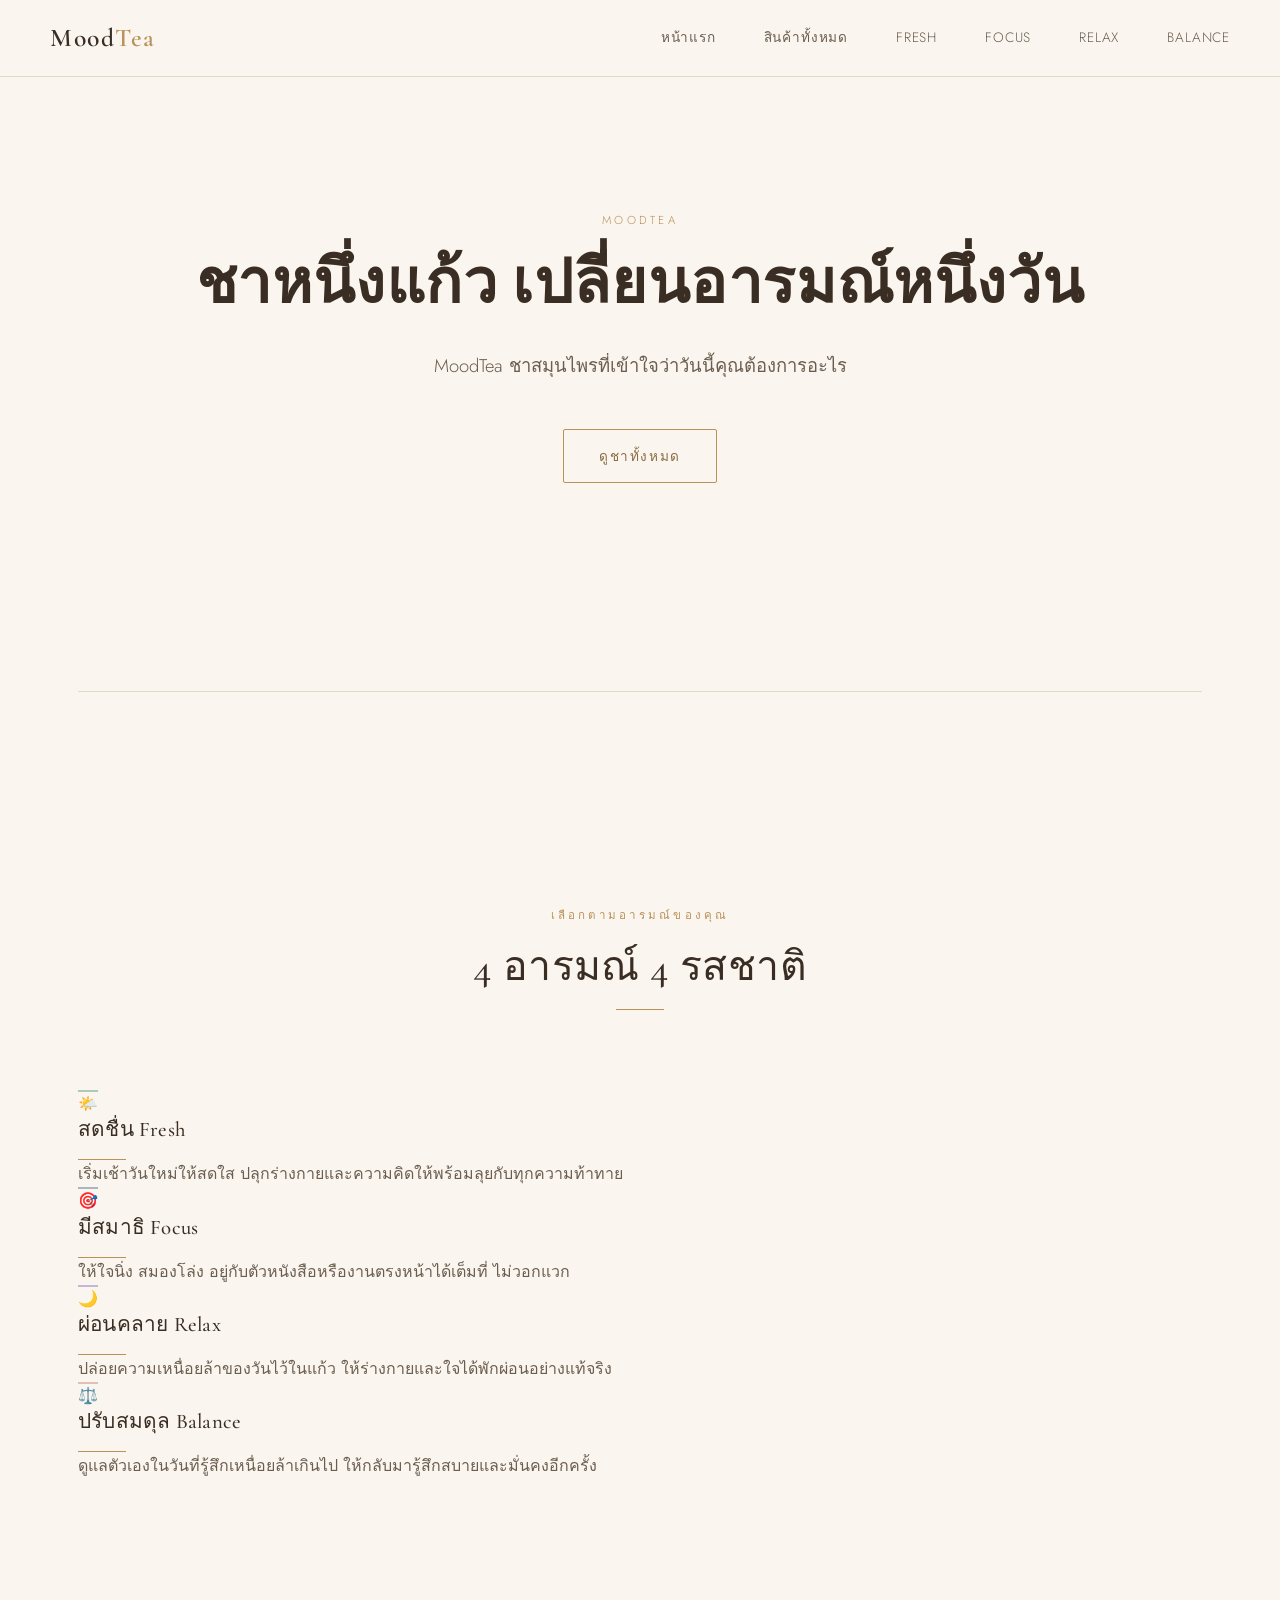
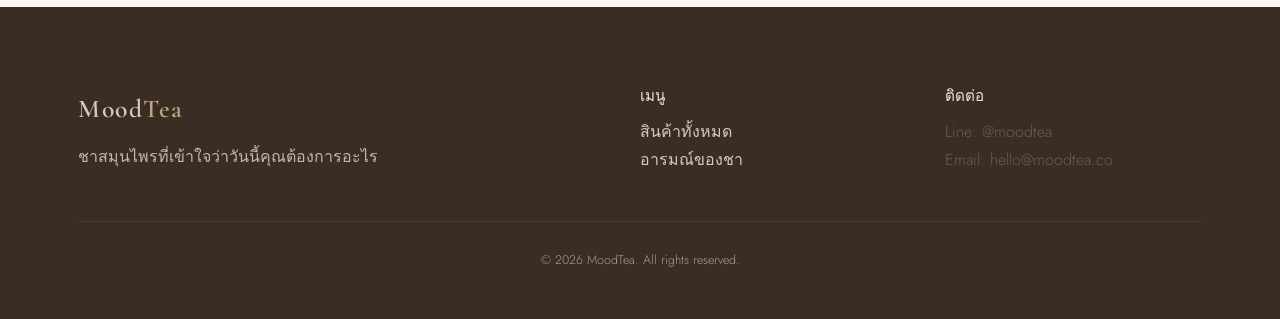
<file: index.html>
<!DOCTYPE html>
<html lang="th">
<head>
  <meta charset="UTF-8">
  <meta name="viewport" content="width=device-width, initial-scale=1.0">
  <title>MoodTea — ชาสมุนไพรตามอารมณ์</title>
  <meta name="description" content="MoodTea ชาสมุนไพรที่เข้าใจว่าวันนี้คุณต้องการอะไร เลือกชาให้ตรงกับอารมณ์ของคุณ">
  <link rel="stylesheet" href="style.css">
</head>
<body>

  <header class="site-header">
    <div class="container navbar">
      <a href="index.html" class="navbar__logo">Mood<span>Tea</span></a>

      <nav class="navbar__links" id="navLinks">
        <a href="index.html">หน้าแรก</a>
        <a href="product.html">สินค้าทั้งหมด</a>
        <a href="product.html?mood=fresh">Fresh</a>
        <a href="product.html?mood=focus">Focus</a>
        <a href="product.html?mood=relax">Relax</a>
        <a href="product.html?mood=balance">Balance</a>
      </nav>

      <button class="navbar__toggle" id="navToggle" aria-label="เปิดเมนู">
        <span></span><span></span><span></span>
      </button>
    </div>
  </header>

  <main>

    <!-- ============ HERO ============ -->
    <section class="hero">
      <div class="container">
        <span class="eyebrow">MoodTea</span>
        <h1>ชาหนึ่งแก้ว เปลี่ยนอารมณ์หนึ่งวัน</h1>
        <p class="hero__subtitle lead">
          MoodTea ชาสมุนไพรที่เข้าใจว่าวันนี้คุณต้องการอะไร
        </p>
        <div class="hero__actions">
          <a href="product.html" class="btn btn--gold">ดูชาทั้งหมด</a>
        </div>
      </div>
    </section>

    <div class="container">
      <div class="divider"></div>
    </div>

    <!-- ============ MOOD SECTION ============ -->
    <section class="section" id="moods">
      <div class="container">
        <div class="section-header">
          <span class="eyebrow">เลือกตามอารมณ์ของคุณ</span>
          <h2>4 อารมณ์ 4 รสชาติ</h2>
          <span class="heading-accent"></span>
        </div>

        <div class="mood-grid">

          <a href="product.html?mood=fresh" class="mood-card card--fresh">
            <span class="mood-card__icon">🌤️</span>
            <h3>สดชื่น <span class="mood-card__en">Fresh</span></h3>
            <span class="heading-accent heading-accent--left"></span>
            <p>เริ่มเช้าวันใหม่ให้สดใส ปลุกร่างกายและความคิดให้พร้อมลุยกับทุกความท้าทาย</p>
          </a>

          <a href="product.html?mood=focus" class="mood-card card--focus">
            <span class="mood-card__icon">🎯</span>
            <h3>มีสมาธิ <span class="mood-card__en">Focus</span></h3>
            <span class="heading-accent heading-accent--left"></span>
            <p>ให้ใจนิ่ง สมองโล่ง อยู่กับตัวหนังสือหรืองานตรงหน้าได้เต็มที่ ไม่วอกแวก</p>
          </a>

          <a href="product.html?mood=relax" class="mood-card card--relax">
            <span class="mood-card__icon">🌙</span>
            <h3>ผ่อนคลาย <span class="mood-card__en">Relax</span></h3>
            <span class="heading-accent heading-accent--left"></span>
            <p>ปล่อยความเหนื่อยล้าของวันไว้ในแก้ว ให้ร่างกายและใจได้พักผ่อนอย่างแท้จริง</p>
          </a>

          <a href="product.html?mood=balance" class="mood-card card--balance">
            <span class="mood-card__icon">⚖️</span>
            <h3>ปรับสมดุล <span class="mood-card__en">Balance</span></h3>
            <span class="heading-accent heading-accent--left"></span>
            <p>ดูแลตัวเองในวันที่รู้สึกเหนื่อยล้าเกินไป ให้กลับมารู้สึกสบายและมั่นคงอีกครั้ง</p>
          </a>

        </div>
      </div>
    </section>

  </main>

  <footer class="site-footer">
    <div class="container">
      <div class="footer__grid">
        <div>
          <a href="index.html" class="navbar__logo" style="color:inherit;">Mood<span style="color:var(--color-gold-soft);">Tea</span></a>
          <p style="color:inherit; opacity:0.75; margin-top:0.75rem; max-width:320px;">
            ชาสมุนไพรที่เข้าใจว่าวันนี้คุณต้องการอะไร
          </p>
        </div>
        <div>
          <h4 style="color:inherit; font-size:0.95rem; margin-bottom:0.75rem;">เมนู</h4>
          <p><a href="product.html">สินค้าทั้งหมด</a></p>
          <p><a href="index.html#moods">อารมณ์ของชา</a></p>
        </div>
        <div>
          <h4 style="color:inherit; font-size:0.95rem; margin-bottom:0.75rem;">ติดต่อ</h4>
          <p>Line: @moodtea</p>
          <p>Email: hello@moodtea.co</p>
        </div>
      </div>
      <div class="footer__bottom">
        &copy; 2026 MoodTea. All rights reserved.
      </div>
    </div>
  </footer>

  <script src="script.js"></script>
  <script>
    // toggle mobile nav
    var navToggle = document.getElementById('navToggle');
    var navLinks = document.getElementById('navLinks');
    if (navToggle && navLinks) {
      navToggle.addEventListener('click', function () {
        navLinks.classList.toggle('is-open');
      });
    }
  </script>
</body>
</html>
</file>
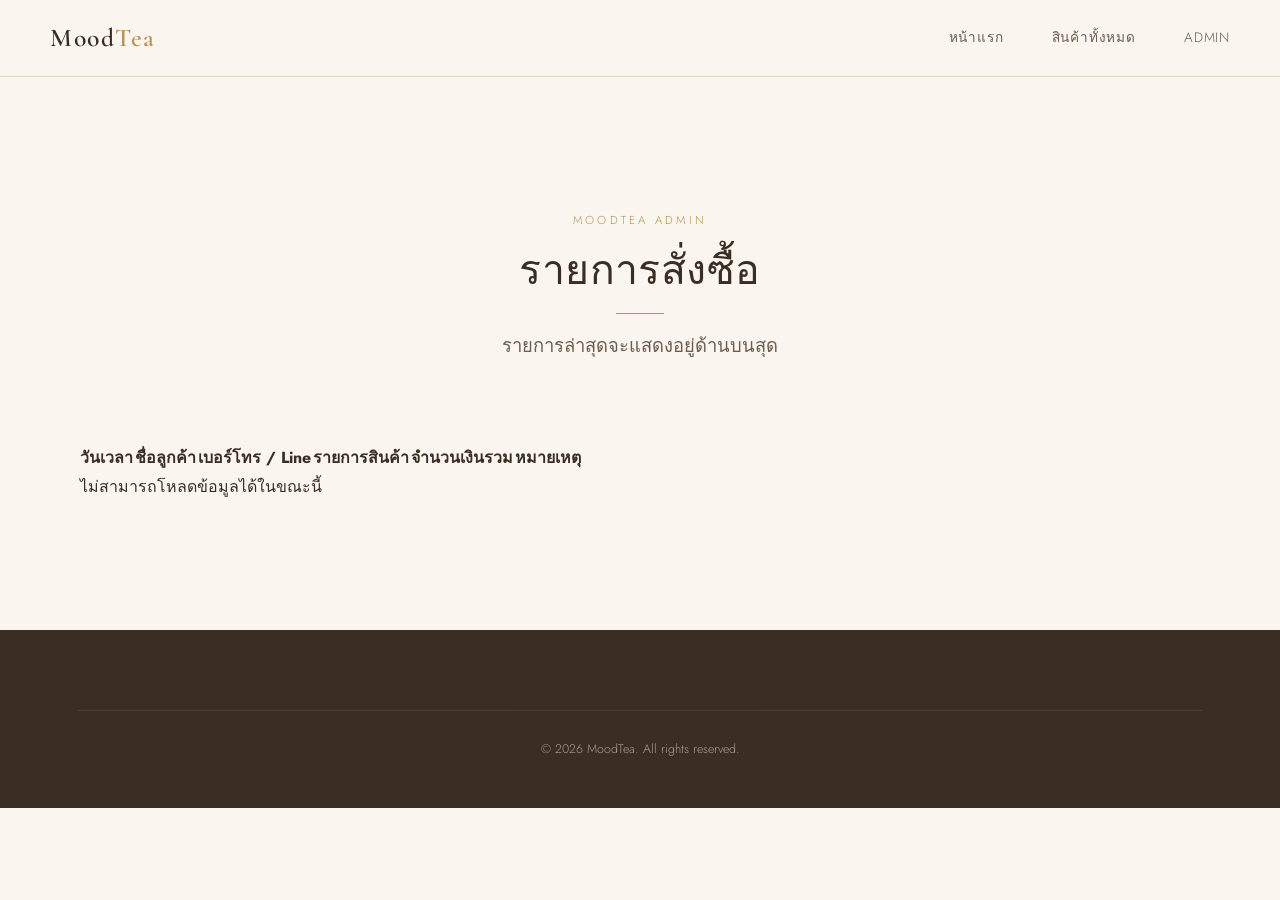
<file: admin.html>
<!DOCTYPE html>
<html lang="th">
<head>
  <meta charset="UTF-8">
  <meta name="viewport" content="width=device-width, initial-scale=1.0">
  <title>รายการสั่งซื้อ (Admin) — MoodTea</title>
  <meta name="description" content="หน้าแอดมินสำหรับดูรายการสั่งซื้อชาสมุนไพร MoodTea">
  <link rel="stylesheet" href="style.css">
</head>
<body>

  <header class="site-header">
    <div class="container navbar">
      <a href="index.html" class="navbar__logo">Mood<span>Tea</span></a>

      <nav class="navbar__links" id="navLinks">
        <a href="index.html">หน้าแรก</a>
        <a href="product.html">สินค้าทั้งหมด</a>
        <a href="admin.html">Admin</a>
      </nav>

      <button class="navbar__toggle" id="navToggle" aria-label="เปิดเมนู">
        <span></span><span></span><span></span>
      </button>
    </div>
  </header>

  <main>
    <section class="section">
      <div class="container">

        <div class="section-header">
          <span class="eyebrow">MoodTea Admin</span>
          <h2>รายการสั่งซื้อ</h2>
          <span class="heading-accent"></span>
          <p class="lead mt-sm">รายการล่าสุดจะแสดงอยู่ด้านบนสุด</p>
        </div>

        <div class="table-wrap">
          <table id="ordersTable" class="data-table">
            <thead>
              <tr>
                <th>วันเวลา</th>
                <th>ชื่อลูกค้า</th>
                <th>เบอร์โทร / Line</th>
                <th>รายการสินค้า</th>
                <th>จำนวนเงินรวม</th>
                <th>หมายเหตุ</th>
              </tr>
            </thead>
            <tbody>
              <!-- script.js จะเติมแถวข้อมูลตรงนี้ -->
            </tbody>
          </table>
        </div>

      </div>
    </section>
  </main>

  <footer class="site-footer">
    <div class="container">
      <div class="footer__bottom">
        &copy; 2026 MoodTea. All rights reserved.
      </div>
    </div>
  </footer>

  <script src="script.js"></script>
  <script>
    // toggle mobile nav
    var navToggle = document.getElementById('navToggle');
    var navLinks = document.getElementById('navLinks');
    if (navToggle && navLinks) {
      navToggle.addEventListener('click', function () {
        navLinks.classList.toggle('is-open');
      });
    }
  </script>
</body>
</html>
</file>
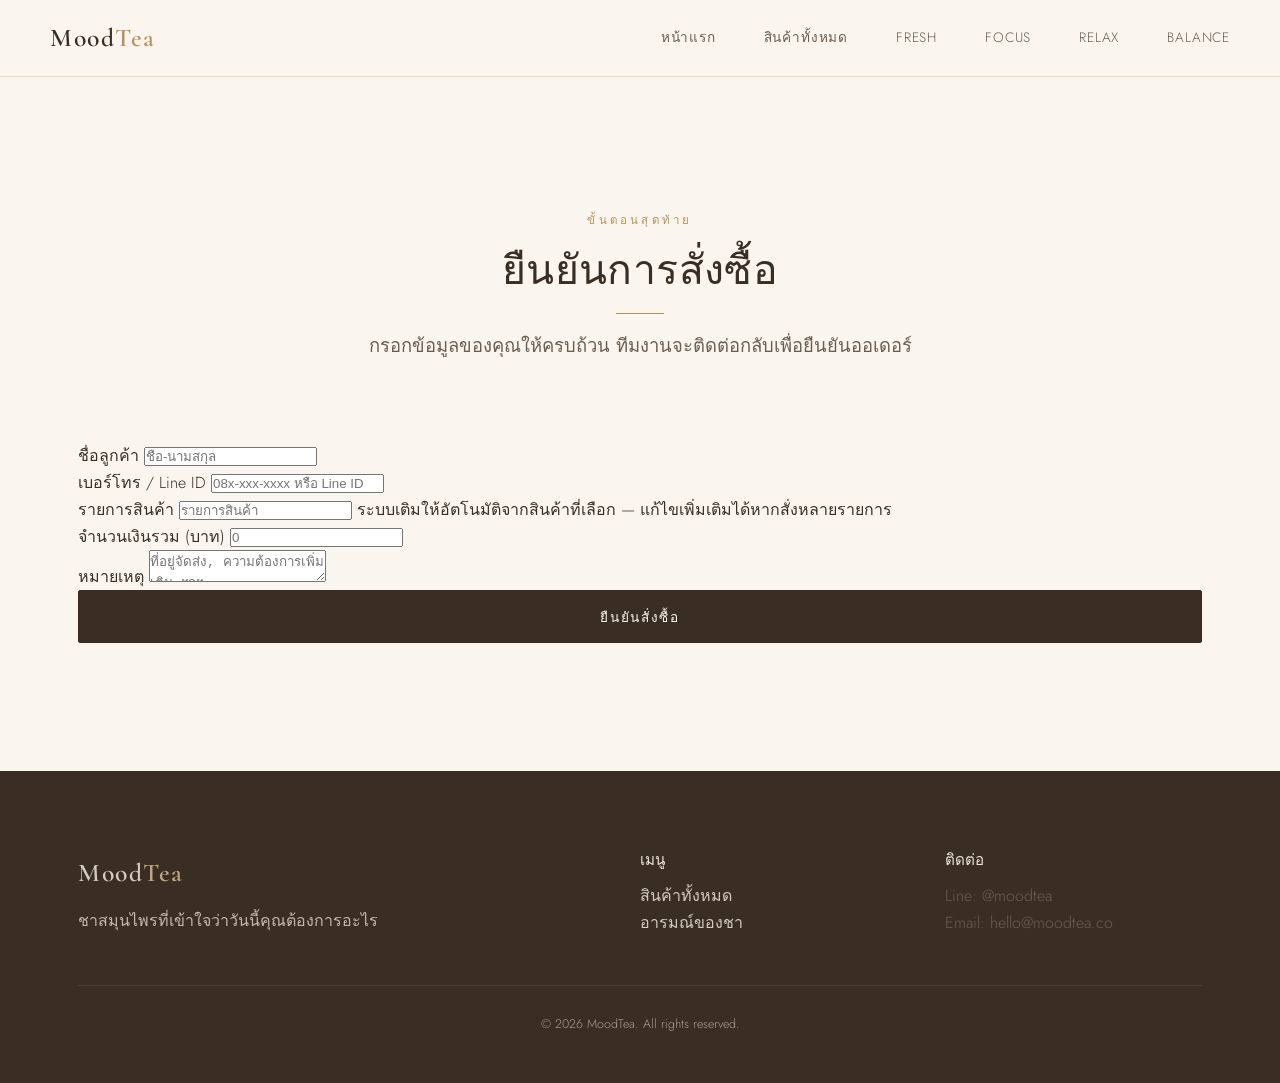
<file: order.html>
<!DOCTYPE html>
<html lang="th">
<head>
  <meta charset="UTF-8">
  <meta name="viewport" content="width=device-width, initial-scale=1.0">
  <title>ยืนยันการสั่งซื้อ — MoodTea</title>
  <meta name="description" content="กรอกข้อมูลเพื่อยืนยันการสั่งซื้อชาสมุนไพร MoodTea">
  <link rel="stylesheet" href="style.css">
</head>
<body>

  <header class="site-header">
    <div class="container navbar">
      <a href="index.html" class="navbar__logo">Mood<span>Tea</span></a>

      <nav class="navbar__links" id="navLinks">
        <a href="index.html">หน้าแรก</a>
        <a href="product.html">สินค้าทั้งหมด</a>
        <a href="product.html?mood=fresh">Fresh</a>
        <a href="product.html?mood=focus">Focus</a>
        <a href="product.html?mood=relax">Relax</a>
        <a href="product.html?mood=balance">Balance</a>
      </nav>

      <button class="navbar__toggle" id="navToggle" aria-label="เปิดเมนู">
        <span></span><span></span><span></span>
      </button>
    </div>
  </header>

  <main>
    <section class="section">
      <div class="container">

        <div class="section-header">
          <span class="eyebrow">ขั้นตอนสุดท้าย</span>
          <h2>ยืนยันการสั่งซื้อ</h2>
          <span class="heading-accent"></span>
          <p class="lead mt-sm">กรอกข้อมูลของคุณให้ครบถ้วน ทีมงานจะติดต่อกลับเพื่อยืนยันออเดอร์</p>
        </div>

        <div class="form-panel">
          <form id="orderForm" novalidate>

            <div class="form-group">
              <label for="customerName">ชื่อลูกค้า</label>
              <input
                type="text"
                id="customerName"
                name="customerName"
                class="form-control"
                placeholder="ชื่อ-นามสกุล"
                required
              >
            </div>

            <div class="form-group">
              <label for="contact">เบอร์โทร / Line ID</label>
              <input
                type="text"
                id="contact"
                name="contact"
                class="form-control"
                placeholder="08x-xxx-xxxx หรือ Line ID"
                required
              >
            </div>

            <div class="form-group">
              <label for="items">รายการสินค้า</label>
              <input
                type="text"
                id="items"
                name="items"
                class="form-control"
                placeholder="รายการสินค้า"
              >
              <span class="hint">ระบบเติมให้อัตโนมัติจากสินค้าที่เลือก — แก้ไขเพิ่มเติมได้หากสั่งหลายรายการ</span>
            </div>

            <div class="form-group">
              <label for="total">จำนวนเงินรวม (บาท)</label>
              <input
                type="text"
                id="total"
                name="total"
                class="form-control"
                placeholder="0"
              >
            </div>

            <div class="form-group">
              <label for="note">หมายเหตุ</label>
              <textarea
                id="note"
                name="note"
                class="form-control"
                placeholder="ที่อยู่จัดส่ง, ความต้องการเพิ่มเติม ฯลฯ"
              ></textarea>
            </div>

            <button type="submit" class="btn btn--primary btn--block">ยืนยันสั่งซื้อ</button>

          </form>
        </div>

      </div>
    </section>
  </main>

  <footer class="site-footer">
    <div class="container">
      <div class="footer__grid">
        <div>
          <a href="index.html" class="navbar__logo" style="color:inherit;">Mood<span style="color:var(--color-gold-soft);">Tea</span></a>
          <p style="color:inherit; opacity:0.75; margin-top:0.75rem; max-width:320px;">
            ชาสมุนไพรที่เข้าใจว่าวันนี้คุณต้องการอะไร
          </p>
        </div>
        <div>
          <h4 style="color:inherit; font-size:0.95rem; margin-bottom:0.75rem;">เมนู</h4>
          <p><a href="product.html">สินค้าทั้งหมด</a></p>
          <p><a href="index.html#moods">อารมณ์ของชา</a></p>
        </div>
        <div>
          <h4 style="color:inherit; font-size:0.95rem; margin-bottom:0.75rem;">ติดต่อ</h4>
          <p>Line: @moodtea</p>
          <p>Email: hello@moodtea.co</p>
        </div>
      </div>
      <div class="footer__bottom">
        &copy; 2026 MoodTea. All rights reserved.
      </div>
    </div>
  </footer>

  <script src="script.js"></script>
  <script>
    // toggle mobile nav
    var navToggle = document.getElementById('navToggle');
    var navLinks = document.getElementById('navLinks');
    if (navToggle && navLinks) {
      navToggle.addEventListener('click', function () {
        navLinks.classList.toggle('is-open');
      });
    }
  </script>
</body>
</html>
</file>
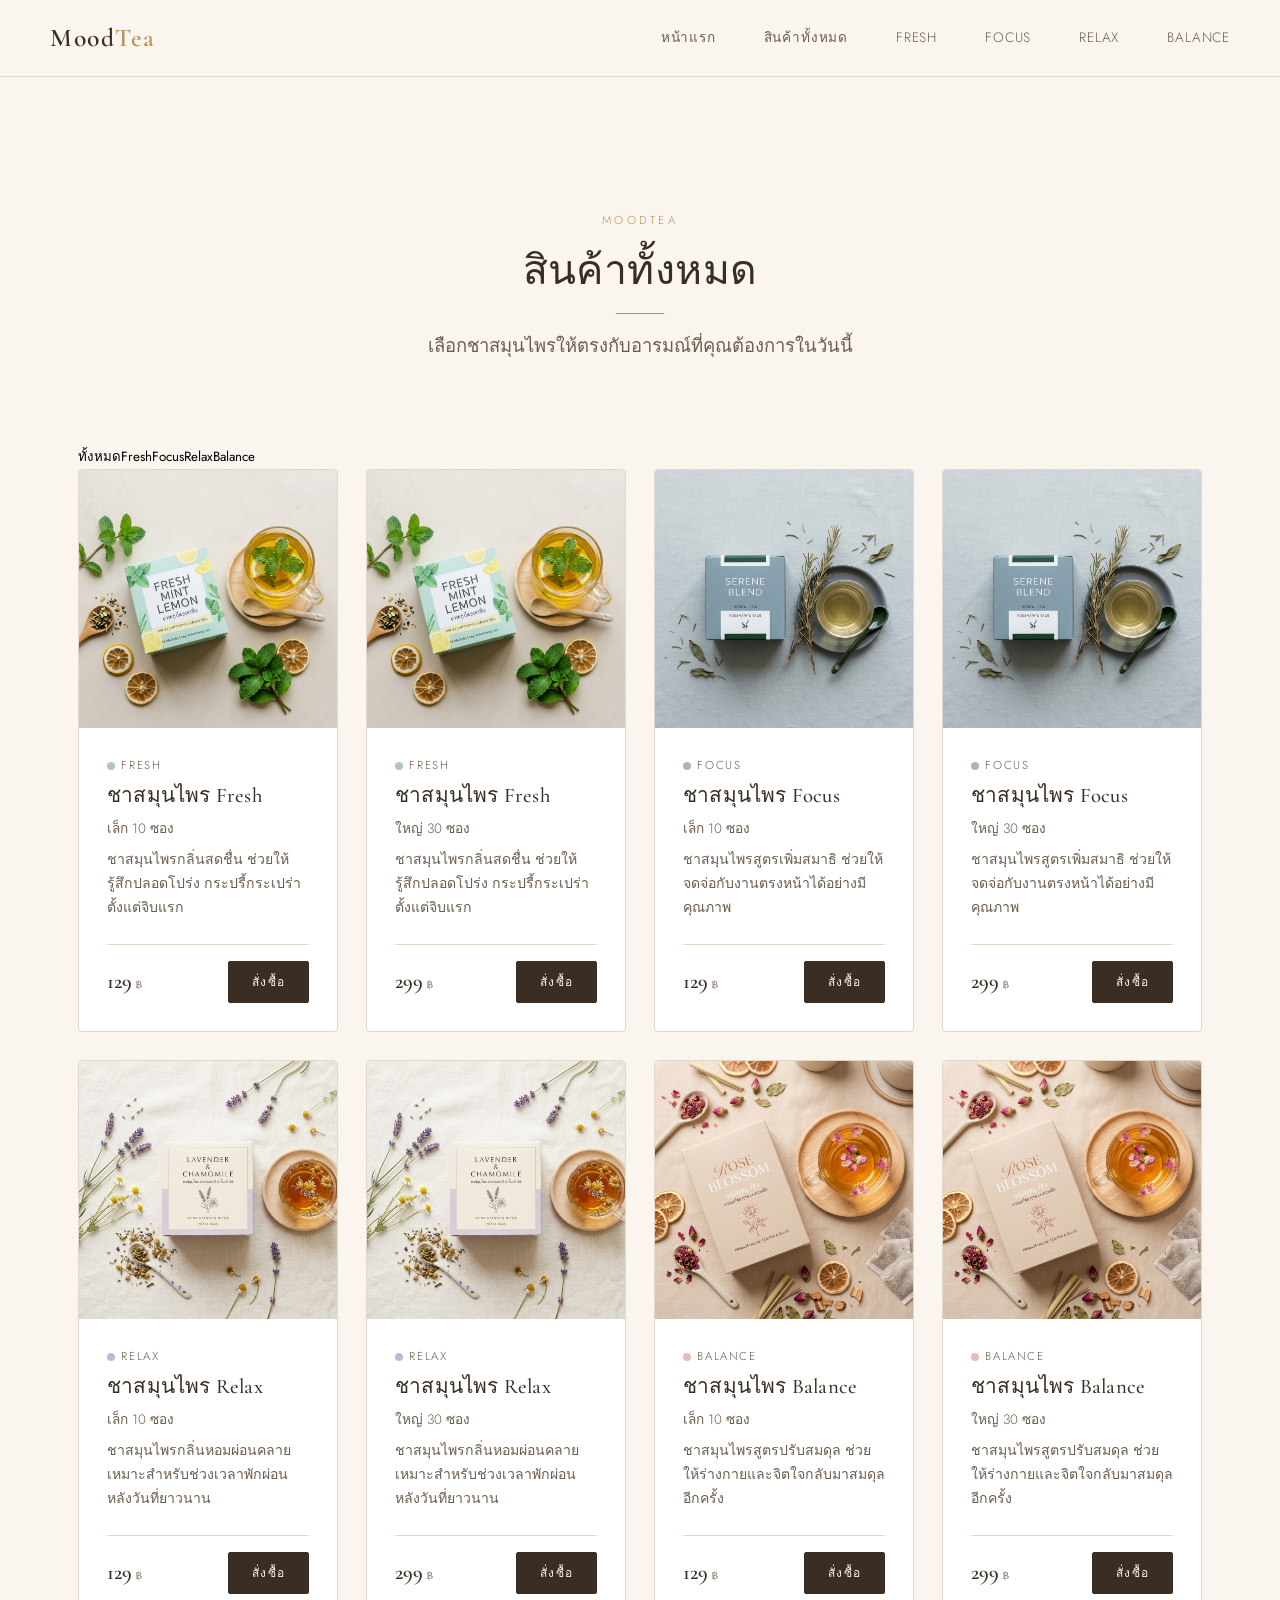
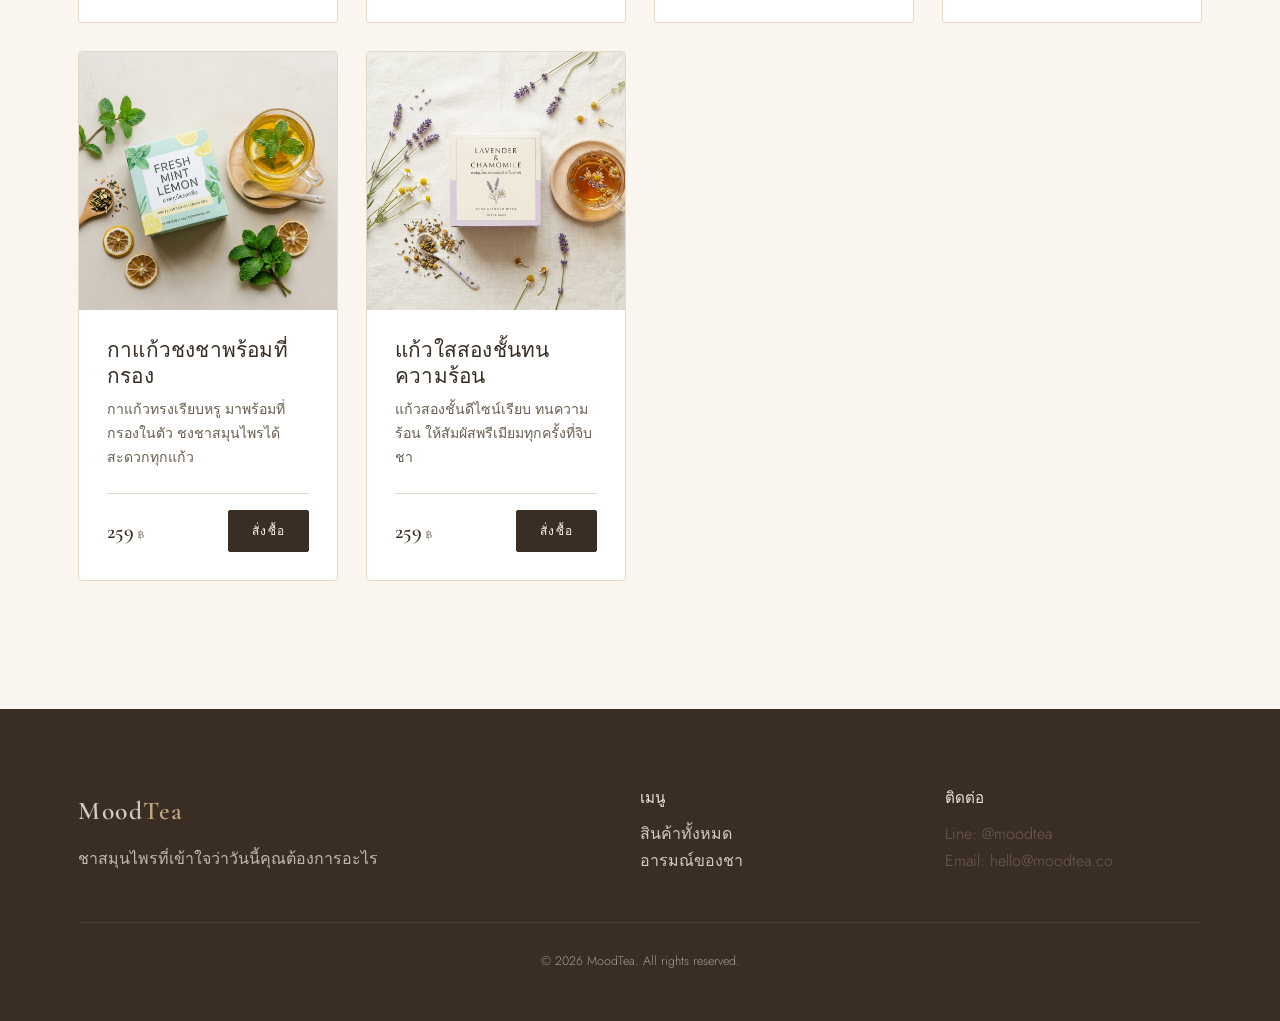
<file: product.html>
<!DOCTYPE html>
<html lang="th">
<head>
  <meta charset="UTF-8">
  <meta name="viewport" content="width=device-width, initial-scale=1.0">
  <title>สินค้าทั้งหมด — MoodTea</title>
  <meta name="description" content="เลือกชาสมุนไพร MoodTea ตามอารมณ์ที่คุณต้องการในวันนี้">
  <link rel="stylesheet" href="style.css">
</head>
<body>

  <header class="site-header">
    <div class="container navbar">
      <a href="index.html" class="navbar__logo">Mood<span>Tea</span></a>

      <nav class="navbar__links" id="navLinks">
        <a href="index.html">หน้าแรก</a>
        <a href="product.html">สินค้าทั้งหมด</a>
        <a href="product.html?mood=fresh">Fresh</a>
        <a href="product.html?mood=focus">Focus</a>
        <a href="product.html?mood=relax">Relax</a>
        <a href="product.html?mood=balance">Balance</a>
      </nav>

      <button class="navbar__toggle" id="navToggle" aria-label="เปิดเมนู">
        <span></span><span></span><span></span>
      </button>
    </div>
  </header>

  <main>
    <section class="section">
      <div class="container">

        <div class="section-header">
          <span class="eyebrow">MoodTea</span>
          <h2>สินค้าทั้งหมด</h2>
          <span class="heading-accent"></span>
          <p class="lead mt-sm">เลือกชาสมุนไพรให้ตรงกับอารมณ์ที่คุณต้องการในวันนี้</p>
        </div>

        <!-- ปุ่มกรองตาม mood — สร้างโดย script.js -->
        <div id="filter-bar"></div>

        <!-- การ์ดสินค้า — เรนเดอร์โดย script.js -->
        <div id="product-list" class="product-grid"></div>

      </div>
    </section>
  </main>

  <footer class="site-footer">
    <div class="container">
      <div class="footer__grid">
        <div>
          <a href="index.html" class="navbar__logo" style="color:inherit;">Mood<span style="color:var(--color-gold-soft);">Tea</span></a>
          <p style="color:inherit; opacity:0.75; margin-top:0.75rem; max-width:320px;">
            ชาสมุนไพรที่เข้าใจว่าวันนี้คุณต้องการอะไร
          </p>
        </div>
        <div>
          <h4 style="color:inherit; font-size:0.95rem; margin-bottom:0.75rem;">เมนู</h4>
          <p><a href="product.html">สินค้าทั้งหมด</a></p>
          <p><a href="index.html#moods">อารมณ์ของชา</a></p>
        </div>
        <div>
          <h4 style="color:inherit; font-size:0.95rem; margin-bottom:0.75rem;">ติดต่อ</h4>
          <p>Line: @moodtea</p>
          <p>Email: hello@moodtea.co</p>
        </div>
      </div>
      <div class="footer__bottom">
        &copy; 2026 MoodTea. All rights reserved.
      </div>
    </div>
  </footer>

  <script src="script.js"></script>
  <script>
    // toggle mobile nav
    var navToggle = document.getElementById('navToggle');
    var navLinks = document.getElementById('navLinks');
    if (navToggle && navLinks) {
      navToggle.addEventListener('click', function () {
        navLinks.classList.toggle('is-open');
      });
    }
  </script>
</body>
</html>
</file>
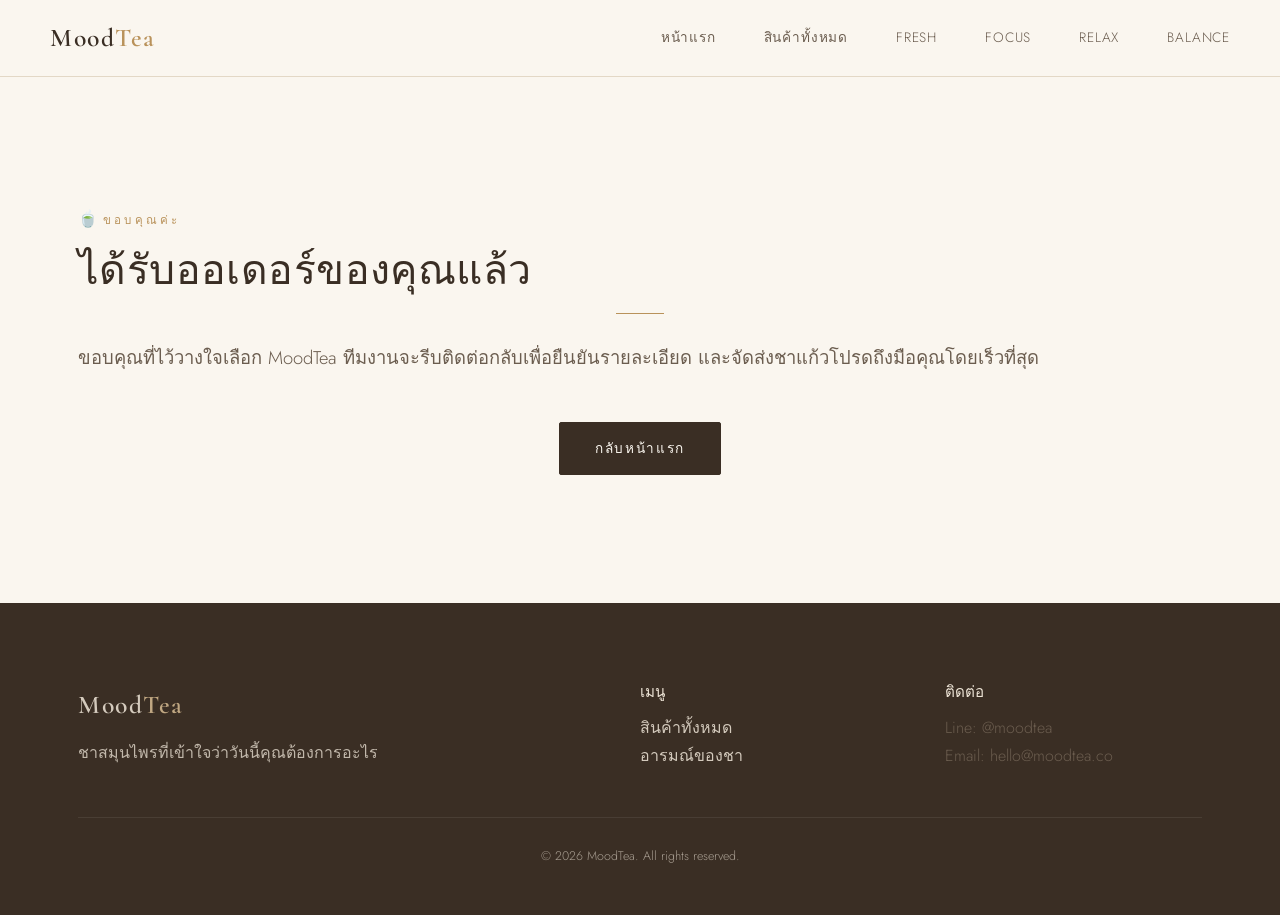
<file: thankyou.html>
<!DOCTYPE html>
<html lang="th">
<head>
  <meta charset="UTF-8">
  <meta name="viewport" content="width=device-width, initial-scale=1.0">
  <title>ขอบคุณสำหรับการสั่งซื้อ — MoodTea</title>
  <meta name="description" content="ขอบคุณที่สั่งซื้อชาสมุนไพร MoodTea">
  <link rel="stylesheet" href="style.css">
</head>
<body>

  <header class="site-header">
    <div class="container navbar">
      <a href="index.html" class="navbar__logo">Mood<span>Tea</span></a>

      <nav class="navbar__links" id="navLinks">
        <a href="index.html">หน้าแรก</a>
        <a href="product.html">สินค้าทั้งหมด</a>
        <a href="product.html?mood=fresh">Fresh</a>
        <a href="product.html?mood=focus">Focus</a>
        <a href="product.html?mood=relax">Relax</a>
        <a href="product.html?mood=balance">Balance</a>
      </nav>

      <button class="navbar__toggle" id="navToggle" aria-label="เปิดเมนู">
        <span></span><span></span><span></span>
      </button>
    </div>
  </header>

  <main>
    <section class="section">
      <div class="container">
        <div class="message-panel">
          <span class="message-panel__icon">🍵</span>
          <span class="eyebrow">ขอบคุณค่ะ</span>
          <h2>ได้รับออเดอร์ของคุณแล้ว</h2>
          <span class="heading-accent"></span>
          <p class="lead mt-md">
            ขอบคุณที่ไว้วางใจเลือก MoodTea ทีมงานจะรีบติดต่อกลับเพื่อยืนยันรายละเอียด
            และจัดส่งชาแก้วโปรดถึงมือคุณโดยเร็วที่สุด
          </p>
          <div class="hero__actions mt-lg">
            <a href="index.html" class="btn btn--primary">กลับหน้าแรก</a>
          </div>
        </div>
      </div>
    </section>
  </main>

  <footer class="site-footer">
    <div class="container">
      <div class="footer__grid">
        <div>
          <a href="index.html" class="navbar__logo" style="color:inherit;">Mood<span style="color:var(--color-gold-soft);">Tea</span></a>
          <p style="color:inherit; opacity:0.75; margin-top:0.75rem; max-width:320px;">
            ชาสมุนไพรที่เข้าใจว่าวันนี้คุณต้องการอะไร
          </p>
        </div>
        <div>
          <h4 style="color:inherit; font-size:0.95rem; margin-bottom:0.75rem;">เมนู</h4>
          <p><a href="product.html">สินค้าทั้งหมด</a></p>
          <p><a href="index.html#moods">อารมณ์ของชา</a></p>
        </div>
        <div>
          <h4 style="color:inherit; font-size:0.95rem; margin-bottom:0.75rem;">ติดต่อ</h4>
          <p>Line: @moodtea</p>
          <p>Email: hello@moodtea.co</p>
        </div>
      </div>
      <div class="footer__bottom">
        &copy; 2026 MoodTea. All rights reserved.
      </div>
    </div>
  </footer>

  <script src="script.js"></script>
  <script>
    // toggle mobile nav
    var navToggle = document.getElementById('navToggle');
    var navLinks = document.getElementById('navLinks');
    if (navToggle && navLinks) {
      navToggle.addEventListener('click', function () {
        navLinks.classList.toggle('is-open');
      });
    }
  </script>
</body>
</html>
</file>
<file: style.css>
/* =========================================================
   MoodTea — Global Stylesheet
   โทนพรีเมียม เรียบหรู มินิมอล (ขาว-ครีม-เบจเข้ม / ทอง-บรอนซ์อ่อน)
   ========================================================= */

@import url('https://fonts.googleapis.com/css2?family=Cormorant+Garamond:wght@400;500;600;700&family=Jost:wght@300;400;500;600&display=swap');

:root {
  /* ---- Core palette ---- */
  --color-white: #FFFFFF;
  --color-cream: #FAF6EF;
  --color-beige: #EFE6D8;
  --color-beige-dark: #DCCDB4;
  --color-espresso: #3A2E24;      /* main dark text */
  --color-espresso-soft: #6B5D4F; /* secondary text */

  /* ---- Accent (gold / bronze) ---- */
  --color-gold: #B9925A;
  --color-gold-soft: #D8BD93;
  --color-bronze: #8C6B41;

  /* ---- Mood accents (used sparingly — small touches only) ---- */
  --mood-fresh: #A9CBB7;    /* soft mint green */
  --mood-focus: #A9B7C4;    /* soft grey-blue */
  --mood-relax: #C3B7D6;    /* soft lavender */
  --mood-balance: #E3C0B4;  /* soft peach-pink */

  /* ---- Surfaces ---- */
  --bg-body: var(--color-cream);
  --bg-surface: var(--color-white);
  --bg-surface-alt: var(--color-beige);
  --border-soft: #E3D8C6;
  --border-strong: var(--color-espresso-soft);

  /* ---- Typography ---- */
  --font-display: 'Cormorant Garamond', 'Noto Serif Thai', serif;
  --font-body: 'Jost', 'Noto Sans Thai', sans-serif;

  /* ---- Spacing scale (generous, airy) ---- */
  --space-xs: 0.5rem;
  --space-sm: 1rem;
  --space-md: 1.75rem;
  --space-lg: 3rem;
  --space-xl: 5rem;
  --space-2xl: 8rem;

  /* ---- Radius / shadow (kept minimal) ---- */
  --radius-sm: 2px;
  --radius-md: 4px;
  --shadow-soft: 0 8px 24px rgba(58, 46, 36, 0.06);
  --shadow-hover: 0 12px 32px rgba(58, 46, 36, 0.10);

  /* ---- Transitions ---- */
  --transition-base: 0.3s ease;
}

/* =========================================================
   Reset
   ========================================================= */
*,
*::before,
*::after {
  box-sizing: border-box;
  margin: 0;
  padding: 0;
}

html {
  scroll-behavior: smooth;
}

body {
  font-family: var(--font-body);
  font-weight: 300;
  color: var(--color-espresso);
  background-color: var(--bg-body);
  line-height: 1.7;
  -webkit-font-smoothing: antialiased;
}

img {
  max-width: 100%;
  display: block;
}

a {
  color: inherit;
  text-decoration: none;
}

ul {
  list-style: none;
}

button {
  font-family: inherit;
  cursor: pointer;
  background: none;
  border: none;
}

/* =========================================================
   Layout helpers
   ========================================================= */
.container {
  width: 100%;
  max-width: 1180px;
  margin: 0 auto;
  padding: 0 var(--space-md);
}

.section {
  padding: var(--space-2xl) 0;
}

.section--alt {
  background-color: var(--bg-surface-alt);
}

.text-center {
  text-align: center;
}

.section-header {
  max-width: 640px;
  margin: 0 auto var(--space-xl);
  text-align: center;
}

.eyebrow {
  display: inline-block;
  font-family: var(--font-body);
  font-size: 0.72rem;
  letter-spacing: 0.28em;
  text-transform: uppercase;
  color: var(--color-gold);
  margin-bottom: var(--space-sm);
}

/* =========================================================
   Typography
   ========================================================= */
h1, h2, h3, h4 {
  font-family: var(--font-display);
  font-weight: 500;
  color: var(--color-espresso);
  line-height: 1.25;
  letter-spacing: 0.01em;
}

h1 {
  font-size: clamp(2.4rem, 5vw, 3.8rem);
  font-weight: 600;
}

h2 {
  font-size: clamp(1.8rem, 3.2vw, 2.6rem);
}

h3 {
  font-size: 1.3rem;
}

p {
  color: var(--color-espresso-soft);
  font-size: 1rem;
  font-weight: 300;
}

.lead {
  font-size: 1.15rem;
  color: var(--color-espresso-soft);
}

/* Small underline flourish beneath headings — subtle gold accent */
.heading-accent {
  display: block;
  width: 48px;
  height: 1px;
  background: var(--color-gold);
  margin: var(--space-sm) auto 0;
}

.heading-accent--left {
  margin: var(--space-sm) 0 0;
}

/* =========================================================
   Buttons
   ========================================================= */
.btn {
  display: inline-flex;
  align-items: center;
  justify-content: center;
  gap: 0.5rem;
  padding: 0.9rem 2.2rem;
  font-family: var(--font-body);
  font-size: 0.85rem;
  letter-spacing: 0.12em;
  text-transform: uppercase;
  border: 1px solid var(--color-espresso);
  border-radius: var(--radius-sm);
  transition: background-color var(--transition-base), color var(--transition-base), border-color var(--transition-base);
  background-color: transparent;
  color: var(--color-espresso);
}

.btn:hover {
  background-color: var(--color-espresso);
  color: var(--color-cream);
}

.btn--primary {
  background-color: var(--color-espresso);
  color: var(--color-cream);
  border-color: var(--color-espresso);
}

.btn--primary:hover {
  background-color: var(--color-gold);
  border-color: var(--color-gold);
  color: var(--color-white);
}

.btn--gold {
  border-color: var(--color-gold);
  color: var(--color-bronze);
}

.btn--gold:hover {
  background-color: var(--color-gold);
  border-color: var(--color-gold);
  color: var(--color-white);
}

.btn--sm {
  padding: 0.6rem 1.4rem;
  font-size: 0.75rem;
}

.btn--block {
  width: 100%;
}

/* =========================================================
   Navigation
   ========================================================= */
.site-header {
  position: sticky;
  top: 0;
  z-index: 100;
  background-color: rgba(250, 246, 239, 0.92);
  backdrop-filter: blur(6px);
  border-bottom: 1px solid var(--border-soft);
}

.navbar {
  display: flex;
  align-items: center;
  justify-content: space-between;
  padding: var(--space-sm) 0;
}

.navbar__logo {
  font-family: var(--font-display);
  font-size: 1.6rem;
  font-weight: 600;
  letter-spacing: 0.06em;
  color: var(--color-espresso);
}

.navbar__logo span {
  color: var(--color-gold);
}

.navbar__links {
  display: flex;
  align-items: center;
  gap: var(--space-lg);
}

.navbar__links a {
  font-size: 0.85rem;
  letter-spacing: 0.06em;
  text-transform: uppercase;
  color: var(--color-espresso-soft);
  transition: color var(--transition-base);
  position: relative;
}

.navbar__links a:hover {
  color: var(--color-gold);
}

.navbar__toggle {
  display: none;
  flex-direction: column;
  gap: 5px;
}

.navbar__toggle span {
  width: 24px;
  height: 1px;
  background-color: var(--color-espresso);
}

/* =========================================================
   Hero
   ========================================================= */
.hero {
  padding: var(--space-2xl) 0;
  text-align: center;
}

.hero__subtitle {
  max-width: 560px;
  margin: var(--space-md) auto var(--space-lg);
}

.hero__actions {
  display: flex;
  gap: var(--space-sm);
  justify-content: center;
  flex-wrap: wrap;
}

/* =========================================================
   Mood tag / badge — small colored touches only
   ========================================================= */
.mood-dot {
  display: inline-block;
  width: 8px;
  height: 8px;
  border-radius: 50%;
  margin-right: 0.4rem;
  vertical-align: middle;
}

.mood-dot--fresh { background-color: var(--mood-fresh); }
.mood-dot--focus { background-color: var(--mood-focus); }
.mood-dot--relax { background-color: var(--mood-relax); }
.mood-dot--balance { background-color: var(--mood-balance); }

.mood-label {
  display: inline-flex;
  align-items: center;
  font-size: 0.72rem;
  letter-spacing: 0.14em;
  text-transform: uppercase;
  color: var(--color-espresso-soft);
}

/* Product card top border accent per mood — thin, understated */
.card--fresh { border-top: 2px solid var(--mood-fresh); }
.card--focus { border-top: 2px solid var(--mood-focus); }
.card--relax { border-top: 2px solid var(--mood-relax); }
.card--balance { border-top: 2px solid var(--mood-balance); }

/* =========================================================
   Product grid & card
   ========================================================= */
.product-grid {
  display: grid;
  grid-template-columns: repeat(4, 1fr);
  gap: var(--space-md);
}

.card {
  background-color: var(--bg-surface);
  border: 1px solid var(--border-soft);
  border-radius: var(--radius-md);
  overflow: hidden;
  transition: box-shadow var(--transition-base), transform var(--transition-base);
  display: flex;
  flex-direction: column;
}

.card:hover {
  box-shadow: var(--shadow-hover);
  transform: translateY(-3px);
}

.card__image {
  aspect-ratio: 1 / 1;
  overflow: hidden;
  background-color: var(--bg-surface-alt);
}

.card__image img {
  width: 100%;
  height: 100%;
  object-fit: cover;
  transition: transform 0.5s ease;
}

.card:hover .card__image img {
  transform: scale(1.04);
}

.card__body {
  padding: var(--space-md);
  display: flex;
  flex-direction: column;
  gap: 0.5rem;
  flex-grow: 1;
}

.card__size {
  font-size: 0.85rem;
  color: var(--color-espresso-soft);
}

.card__description {
  font-size: 0.88rem;
  flex-grow: 1;
}

.card__footer {
  display: flex;
  align-items: center;
  justify-content: space-between;
  margin-top: var(--space-sm);
  padding-top: var(--space-sm);
  border-top: 1px solid var(--border-soft);
}

.card__price {
  font-family: var(--font-display);
  font-size: 1.3rem;
  font-weight: 600;
  color: var(--color-espresso);
}

.card__price::after {
  content: ' ฿';
  font-size: 0.9rem;
  font-weight: 400;
  color: var(--color-espresso-soft);
}

/* =========================================================
   Divider / decorative
   ========================================================= */
.divider {
  width: 100%;
  height: 1px;
  background-color: var(--border-soft);
  margin: var(--space-xl) 0;
}

/* =========================================================
   Footer
   ========================================================= */
.site-footer {
  background-color: var(--color-espresso);
  color: var(--color-beige);
  padding: var(--space-xl) 0 var(--space-lg);
}

.site-footer a {
  color: var(--color-beige);
  opacity: 0.85;
  transition: opacity var(--transition-base);
}

.site-footer a:hover {
  opacity: 1;
  color: var(--color-gold-soft);
}

.footer__grid {
  display: grid;
  grid-template-columns: 2fr 1fr 1fr;
  gap: var(--space-lg);
  margin-bottom: var(--space-lg);
}

.footer__bottom {
  text-align: center;
  font-size: 0.78rem;
  opacity: 0.6;
  padding-top: var(--space-md);
  border-top: 1px solid rgba(255,255,255,0.12);
}

/* =========================================================
   Utility
   ========================================================= */
.mt-sm { margin-top: var(--space-sm); }
.mt-md { margin-top: var(--space-md); }
.mt-lg { margin-top: var(--space-lg); }
.mb-sm { margin-bottom: var(--space-sm); }
.mb-md { margin-bottom: var(--space-md); }
.mb-lg { margin-bottom: var(--space-lg); }

/* =========================================================
   Responsive
   ========================================================= */
@media (max-width: 1024px) {
  .product-grid {
    grid-template-columns: repeat(3, 1fr);
  }

  .footer__grid {
    grid-template-columns: 1fr 1fr;
  }
}

@media (max-width: 768px) {
  :root {
    --space-2xl: 4.5rem;
    --space-xl: 3rem;
  }

  .navbar__links {
    position: fixed;
    top: 64px;
    left: 0;
    right: 0;
    flex-direction: column;
    background-color: var(--bg-surface);
    border-bottom: 1px solid var(--border-soft);
    padding: var(--space-md);
    gap: var(--space-md);
    transform: translateY(-120%);
    opacity: 0;
    pointer-events: none;
    transition: transform var(--transition-base), opacity var(--transition-base);
  }

  .navbar__links.is-open {
    transform: translateY(0);
    opacity: 1;
    pointer-events: auto;
  }

  .navbar__toggle {
    display: flex;
  }

  .product-grid {
    grid-template-columns: repeat(2, 1fr);
  }

  .footer__grid {
    grid-template-columns: 1fr;
    text-align: center;
  }
}

@media (max-width: 480px) {
  .product-grid {
    grid-template-columns: 1fr 1fr;
    gap: var(--space-sm);
  }

  .hero__actions {
    flex-direction: column;
  }

  .btn {
    width: 100%;
  }
}
</file>
